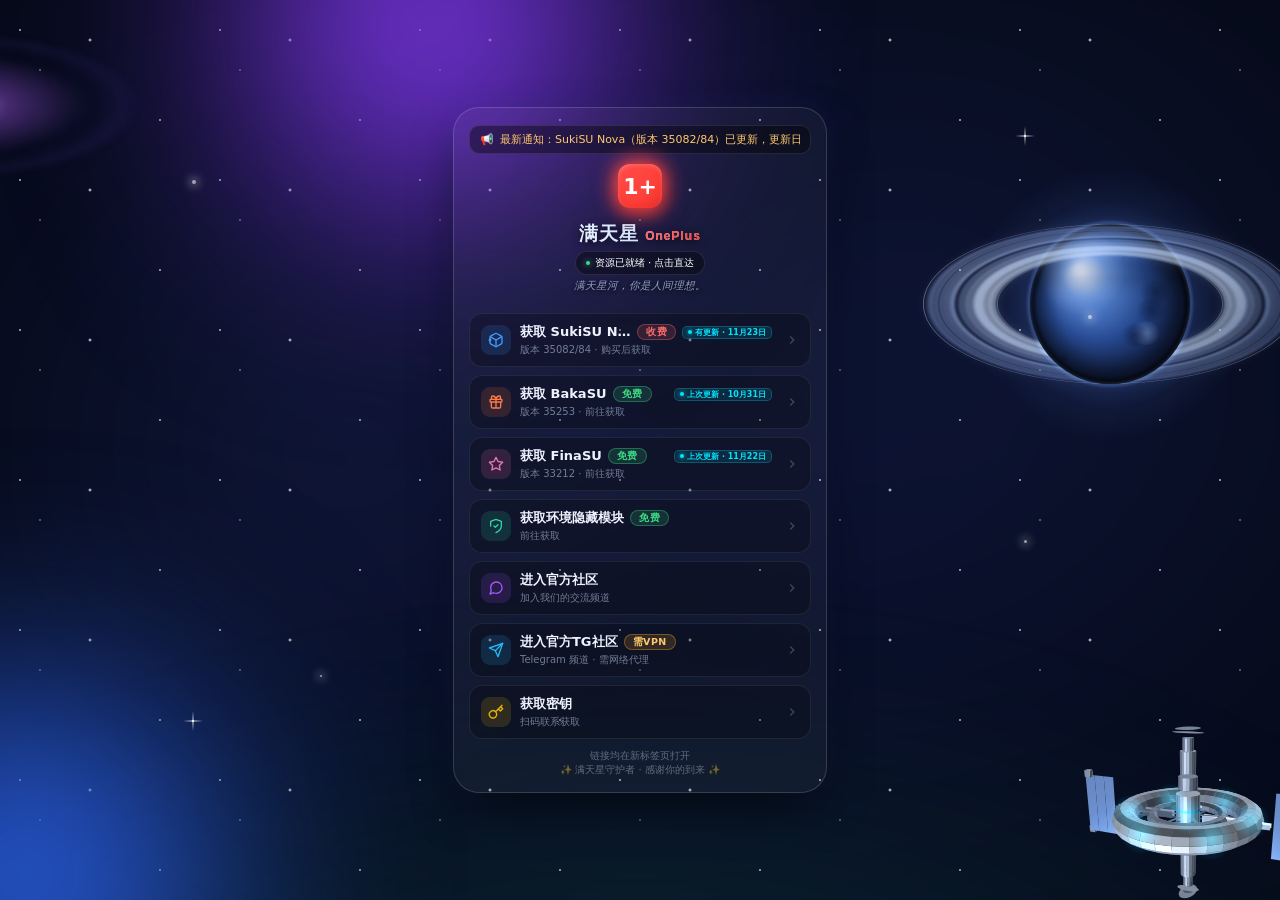
<file: index.html>
<!DOCTYPE html>
<html lang="zh-CN">
<head>
<meta charset="UTF-8">
<meta name="viewport" content="width=device-width, initial-scale=1.0, maximum-scale=1.0, user-scalable=no">
<title>满天星 - OnePlus</title>
<link rel="stylesheet" href="common.css">
<style>
body { overflow-x: hidden; -webkit-tap-highlight-color: transparent; }
.station-slot { position: fixed; right: -108px; bottom: -108px; width: 400px; height: 400px; z-index: 1; pointer-events: none; opacity: .55; animation: fadeInBg 1.2s ease-out forwards; }
#station3d { display: block; width: 100%; height: 100%; }
@media (max-width: 480px) {
  .station-slot { right: -138px; bottom: -108px; width: 350px; height: 350px; opacity: .36; filter: blur(.5px); -webkit-mask-image: radial-gradient(circle at 38% 38%, #000 40%, rgba(0,0,0,.5) 62%, transparent 84%); mask-image: radial-gradient(circle at 38% 38%, #000 40%, rgba(0,0,0,.5) 62%, transparent 84%); }
}

.card { max-width: 374px; }

body > .nebula, body > .stars, body > .planet, body > .orb, body > .galaxy, body > .aurora {
  animation: fadeInBg 1.2s ease-out forwards;
}
@keyframes fadeInBg { from { opacity: 0; } to { opacity: 1; } }

.card { animation: slideUpCard 0.8s cubic-bezier(0.2, 0.8, 0.2, 1) forwards; }
@keyframes slideUpCard {
  from { opacity: 0; transform: translateY(30px); }
  to { opacity: 1; transform: translateY(0); }
}

.card-inner { padding: 16px 14px 14px; position: relative; display: flex; flex-direction: column; transition: height 0.3s cubic-bezier(0.25, 1, 0.5, 1); }
.notice-bar, .head, .btn, .foot { animation: fadeInItem 0.5s cubic-bezier(0.2, 0.8, 0.2, 1) backwards; }
.notice-bar { animation-delay: 0.1s; }
.head { animation-delay: 0.2s; }
.btn:nth-child(1) { animation-delay: 0.25s; }
.btn:nth-child(2) { animation-delay: 0.3s; }
.btn:nth-child(3) { animation-delay: 0.35s; }
.btn:nth-child(4) { animation-delay: 0.4s; }
.btn:nth-child(5) { animation-delay: 0.45s; }
.btn:nth-child(6) { animation-delay: 0.5s; }
.btn:nth-child(7) { animation-delay: 0.55s; }
.foot { animation-delay: 0.6s; }

@keyframes fadeInItem {
  from { opacity: 0; transform: translateY(15px); }
  to { opacity: 1; transform: translateY(0); }
}

.view-container { width: 100%; flex: 1; display: flex; flex-direction: column; animation: fadeIn 0.3s ease; }
@keyframes fadeIn { from { opacity: 0; transform: scale(0.98); } to { opacity: 1; transform: scale(1); } }

.notice-bar { position: relative; z-index: 11; display: flex; align-items: center; background: rgba(0,0,0,.4); border: 1px solid rgba(255,255,255,.1); border-radius: 10px; padding: 6px 10px; margin-bottom: 10px; font-size: 11px; color: #ffca6b; overflow: hidden; }
.notice-icon { flex-shrink: 0; margin-right: 6px; }
.notice-content { flex: 1; overflow: hidden; }
.notice-track { display: inline-flex; white-space: nowrap; animation: marquee 15s linear infinite; }
.notice-track span { padding-right: 30px; }
@keyframes marquee { 0% { transform: translateX(0); } 100% { transform: translateX(-50%); } }

.head { position: relative; z-index: 11; text-align: center; margin-bottom: 10px; }
.logo { position: relative; width: 44px; height: 44px; margin: 0 auto 8px; border-radius: 12px; display: grid; place-items: center; font-size: 22px; font-weight: 900; color: #fff; background: linear-gradient(145deg, #ff5e5e, #ff3b30 40%, #c91414); box-shadow: inset 0 2px 4px rgba(255,255,255,0.4), 0 6px 15px rgba(255,59,48,0.3); z-index: 1; }
.logo::before { content: ''; position: absolute; inset: -4px; border-radius: 18px; background: linear-gradient(145deg, #ff4d4d, #ff3b30); filter: blur(10px); z-index: -1; animation: logoPulse 2s infinite alternate; }
@keyframes logoPulse { 0% { opacity: .2; transform: scale(.9); } 100% { opacity: .7; transform: scale(1.05); } }
h1 { margin-bottom: 4px; font-size: 19px; font-weight: 900; letter-spacing: 1px; background: linear-gradient(100deg, #ffffff 0%, #d4e4ff 50%, #e6d4ff 100%); -webkit-background-clip: text; background-clip: text; color: transparent; display: flex; align-items: baseline; justify-content: center; gap: 6px; filter: drop-shadow(0 2px 4px rgba(0,0,0,0.8)); }
.brand { font-size: 12px; font-weight: 800; font-family: "Arial", sans-serif; background: linear-gradient(135deg, #ff6b6b, #ff3b30); -webkit-background-clip: text; background-clip: text; color: transparent; }
.meta-group { display: flex; flex-direction: column; align-items: center; gap: 4px; margin-bottom: 10px; }
.meta { display: inline-flex; align-items: center; gap: 5px; padding: 4px 10px; border-radius: 100px; font-size: 10px; color: #fff; background: rgba(0,0,0,.4); border: 1px solid rgba(255,255,255,.1); }
.dot { width: 4px; height: 4px; border-radius: 50%; background: #3ddc84; box-shadow: 0 0 6px #3ddc84; animation: dotPulse 2s infinite alternate; }
@keyframes dotPulse { 0% { opacity: .5; box-shadow: 0 0 2px #3ddc84; transform: scale(.8); } 100% { opacity: 1; box-shadow: 0 0 10px #3ddc84; transform: scale(1.2); } }
.quote { font-size: 10.5px; color: #a0b0d0; font-style: italic; opacity: .9; text-shadow: 0 1px 4px #000; }

.btns { position: relative; z-index: 11; display: flex; flex-direction: column; gap: 8px; flex: 1; }
.btn { position: relative; display: flex; align-items: center; gap: 9px; padding: 9px 11px; border-radius: 13px; overflow: hidden; text-decoration: none; color: var(--text); background: rgba(0, 0, 0, 0.25); border: 1px solid rgba(255,255,255,.08); transition: all 0.3s cubic-bezier(0.34, 1.56, 0.64, 1); cursor: pointer; transform: translateZ(0); will-change: transform, opacity; }
.btn:hover { background: rgba(0, 0, 0, 0.4); border-color: rgba(255,255,255,.15); transform: translateY(-2px); box-shadow: 0 10px 20px -10px rgba(0,0,0,0.5); }
.btn:active { transform: scale(0.96) translateY(0); background: rgba(255,255,255,0.08); }

.icon { flex: 0 0 30px; width: 30px; height: 30px; border-radius: 9px; display: grid; place-items: center; color: var(--accent); transition: transform 0.3s; }
.btn:hover .icon { transform: scale(1.1) rotate(5deg); }
.icon svg { width: 16px; height: 16px; }
.text { flex: 1; min-width: 0; display: flex; flex-direction: column; justify-content: center; gap: 2px; }
.row-1 { display: flex; align-items: center; gap: 6px; flex-wrap: nowrap; min-width: 0; }
.row-2 { display: flex; align-items: center; gap: 6px; }
.row-3 { display: flex; align-items: center; justify-content: space-between; gap: 8px; font-size: 10px; color: rgba(214,226,255,.5); }
.row-3 > span:not(.update-badge) { min-width: 0; overflow: hidden; text-overflow: ellipsis; white-space: nowrap; }
.label { font-size: 13px; font-weight: 700; white-space: nowrap; flex: 0 1 auto; min-width: 0; overflow: hidden; text-overflow: ellipsis; }

.tag { flex: 0 0 auto; white-space: nowrap; display: inline-flex; align-items: center; padding: 2px 8px; border-radius: 100px; font-size: 9.5px; font-weight: 800; line-height: 1; letter-spacing: 0.5px; transition: all 0.4s; }
.tag-vpn { color: #ffca6b; background: rgba(255,170,40,.15); border: 1px solid rgba(255,170,40,.35); }
.tag-paid { color: #ff6b6b; background: rgba(255,107,107,.15); border: 1px solid rgba(255,107,107,.35); }
.tag-free { color: #3ddc84; background: rgba(61,220,132,.15); border: 1px solid rgba(61,220,132,.35); }
.tag-paid.unlocked { position: relative; color: #3ddc84; background: rgba(61,220,132,.18); border: 1px solid rgba(61,220,132,.55); animation: none; }
.tag-paid.unlocked::after { content: ''; position: absolute; inset: -4px; border-radius: 100px; box-shadow: 0 0 0 1px rgba(61,220,132,.35), 0 0 12px rgba(61,220,132,.45); opacity: .15; animation: unlockedBreath 2.4s ease-in-out infinite; pointer-events: none; }
@keyframes unlockedBreath { 0%, 100% { opacity: .12; transform: scale(1); } 50% { opacity: .8; transform: scale(1.06); } }

.update-badge { display: inline-flex; align-items: center; gap: 3px; padding: 0 5px; border-radius: 5px; margin-left: auto; max-width: 150px; overflow: hidden; white-space: nowrap; flex: 0 0 auto; font-size: 8px; font-weight: 700; color: #00e5ff; background: rgba(0,229,255,.1); border: 1px solid rgba(0, 229, 255, 0.25); animation: floatBadge 2.5s infinite; }
.update-dot { width: 4px; height: 4px; border-radius: 50%; background: #00e5ff; box-shadow: 0 0 5px #00e5ff; }
@keyframes floatBadge { 0%, 100% { transform: translateY(0); } 50% { transform: translateY(-2px); } }

.update-badge.none { color: #00e5ff; background: rgba(0,229,255,.1); border: 1px solid rgba(0, 229, 255, 0.25); animation: floatBadge 2.5s infinite; }
.update-badge.none .update-dot { background: #00e5ff; box-shadow: 0 0 5px #00e5ff; }

.arrow { width: 14px; height: 14px; display: grid; place-items: center; color: rgba(255,255,255,.2); flex-shrink: 0; margin-left: 4px; transition: transform 0.3s cubic-bezier(0.34, 1.56, 0.64, 1); }
.btn:hover .arrow { transform: translateX(4px); color: rgba(255,255,255,.8); }
.btn-suki { --accent: #3b9dff; } .btn-suki .icon { background: rgba(59,157,255,.15); }
.btn-baka { --accent: #ff7a45; } .btn-baka .icon { background: rgba(255,122,69,.15); }
.btn-fina { --accent: #f472b6; } .btn-fina .icon { background: rgba(244,114,182,.15); }
.btn-env { --accent: #2dd4a7; } .btn-env .icon { background: rgba(45,212,167,.15); }
.btn-qq { --accent: #a855f7; } .btn-qq .icon { background: rgba(168,85,247,.15); }
.btn-tg { --accent: #29b6f6; } .btn-tg .icon { background: rgba(41,182,246,.15); }
.btn-key { --accent: #eab308; } .btn-key .icon { background: rgba(234,179,8,.15); }

@media (max-width: 380px) {
  .label { font-size: 12px; }
  .tag { font-size: 9px; padding: 2px 6px; }
  .row-1 { gap: 5px; }
  .update-badge { display: none; }
}

.foot { position: relative; z-index: 11; margin-top: 10px; text-align: center; font-size: 10px; color: rgba(214,226,255,.4); -webkit-backface-visibility: hidden; backface-visibility: hidden; }

.view-header { display: flex; align-items: center; margin-bottom: 24px; }
.back-icon { width: 32px; height: 32px; border-radius: 50%; background: rgba(255,255,255,0.08); border: 1px solid rgba(255,255,255,0.05); display: grid; place-items: center; cursor: pointer; color: #fff; margin-right: 12px; transition: all 0.3s cubic-bezier(0.34, 1.56, 0.64, 1); }
.back-icon:active { transform: scale(0.85); background: rgba(255,255,255,0.2); }
.view-title { font-size: 18px; font-weight: bold; color: #fff; }

.verify-content { display: flex; flex-direction: column; align-items: center; width: 100%; animation: fadeIn 0.3s ease; padding-bottom: 20px; }
.input-group { position: relative; margin-bottom: 16px; width: 100%; }
input { width: 100%; padding: 14px 44px; border-radius: 14px; background: rgba(0, 0, 0, 0.4); border: 1px solid rgba(255,255,255,0.15); color: #fff; font-size: 16px; text-align: center; outline: none; font-family: inherit; letter-spacing: 2px; box-sizing: border-box; transition: all 0.3s ease; }
input:focus { border-color: rgba(59,157,255,0.6); box-shadow: 0 0 20px rgba(59,157,255,0.3); background: rgba(0,0,0,0.5); transform: scale(1.02); }
.eye { position: absolute; right: 10px; top: 50%; transform: translateY(-50%); width: 32px; height: 32px; display: grid; place-items: center; background: transparent; border: none; color: rgba(255,255,255,.5); cursor: pointer; transition: color 0.2s; }
.eye:active { transform: translateY(-50%) scale(0.8); }
.eye.active svg { color: #3b9dff; }

.err { color: #ff4d4d; font-size: 12px; height: 20px; margin-bottom: 12px; opacity: 0; transition: opacity .3s; font-weight: 500; }
.err.show { opacity: 1; }
button.verify { width: 100%; padding: 15px; border-radius: 14px; background: linear-gradient(180deg, #3b9dff, #2f6bff); color: #fff; border: none; font-size: 15px; font-weight: bold; cursor: pointer; margin-bottom: 10px; transition: all 0.3s cubic-bezier(0.34, 1.56, 0.64, 1); box-shadow: 0 4px 15px rgba(59,157,255,0.3); }
button.verify:active:not(:disabled) { transform: scale(0.95); box-shadow: 0 2px 5px rgba(59,157,255,0.2); }
button.verify:disabled { background: #2a3245; color: rgba(255,255,255,.3); cursor: not-allowed; }

.qr-container { position: relative; display: inline-block; margin-bottom: 10px; padding: 3px; border-radius: 20px; background: linear-gradient(135deg, #8b5cf6, #29b6f6, #eab308); }
.qr-wrap { position: relative; background: #fff; padding: 10px; border-radius: 17px; overflow: hidden; width: 210px; height: 210px; display: flex; align-items: center; justify-content: center; }
.qr-wrap img { display: block; width: 100%; height: 100%; object-fit: contain; border-radius: 10px; }
.scan-line { position: absolute; top: 0; left: 0; width: 100%; height: 2px; background: linear-gradient(90deg, transparent, #8b5cf6, #eab308, transparent); animation: scan 3s infinite; z-index: 10; }
@keyframes scan { 0% { top: -5%; opacity: 0; } 10% { opacity: 1; } 90% { opacity: 1; } 100% { top: 105%; opacity: 0; } }

.shake { animation: shake 0.4s; }
@keyframes shake { 0%, 100% { transform: translateX(0); } 25% { transform: translateX(-6px); } 75% { transform: translateX(6px); } }
</style>
</head>
<body>

<div class="nebula"></div>
<div class="stars"></div>
<div class="galaxy"></div>
<div class="aurora"></div>

<div class="stardust dust-1"></div>
<div class="stardust dust-2"></div>
<div class="stardust dust-3"></div>
<div class="stardust dust-4"></div>
<div class="starburst star-1"></div>
<div class="starburst star-2"></div>

<div class="planet">
  <canvas id="planet3d" aria-hidden="true"></canvas>
</div>

<div class="station-slot">
  <canvas id="station3d" aria-hidden="true"></canvas>
</div>



<div class="orb orb-1"></div>
<div class="orb orb-2"></div>

<main class="card">
  <div class="card-inner" id="mainCardInner">
    
    
    <div class="view-container" id="viewList">
      <div class="notice-bar"><span class="notice-icon">📢</span><div class="notice-content"><div class="notice-track" id="noticeTrack"></div></div></div>
      <header class="head">
        <div class="logo">1+</div>
        <h1>满天星 <span class="brand">OnePlus</span></h1>
        <div class="meta-group"><div class="meta"><span class="dot"></span>资源已就绪 · 点击直达</div><div class="quote" id="dailyQuote">满天星河，你是人间理想。</div></div>
      </header>
      <nav class="btns">
        <a class="btn btn-suki" href="javascript:void(0)" onclick="handleSukiClick(this)">
          <span class="icon"><svg viewBox="0 0 24 24" fill="none" stroke="currentColor" stroke-width="2" stroke-linejoin="round"><path d="M21 16V8a2 2 0 0 0-1-1.73l-7-4a2 2 0 0 0-2 0l-7 4A2 2 0 0 0 3 8v8a2 2 0 0 0 1 1.73l7 4a2 2 0 0 0 2 0l7-4A2 2 0 0 0 21 16z"/><polyline points="3.27 6.96 12 12.01 20.73 6.96"/><line x1="12" y1="22.08" x2="12" y2="12"/></svg></span>
          <span class="text">
            <span class="row-1"><span class="label">获取 SukiSU Nova</span><span id="sukiTag" class="tag tag-paid">收费</span><span class="update-badge" data-b="suki"><span class="update-dot"></span>有更新 · 11月21日</span></span>
            <span class="row-3" data-v="suki">版本 35050 / 51 / 52 / 55 · 购买后获取</span>
          </span>
          <span class="arrow" id="sukiArrow"><svg viewBox="0 0 24 24" fill="none" stroke="currentColor" stroke-width="2.5"><polyline points="9 18 15 12 9 6"/></svg></span>
        </a>
        
        <a class="btn btn-baka" href="javascript:void(0)" data-lk="11:LMZ8mCcR+0Z42jDtTr7pN4AWtiuM2jacF6OjeLlWBrxHvEf5RjiEKMctuGMx3q5UuTCND8/T" onclick="return openLk(this)">
          <span class="icon"><svg viewBox="0 0 24 24" fill="none" stroke="currentColor" stroke-width="2" stroke-linejoin="round"><rect x="3" y="8" width="18" height="4" rx="1"/><path d="M12 8v13M5 12v7a2 2 0 0 0 2 2h10a2 2 0 0 0 2-2v-7"/><path d="M7.5 8a2.5 2.5 0 0 1 0-5C11 3 12 8 12 8s1-5 4.5-5a2.5 2.5 0 0 1 0 5"/></svg></span>
          <span class="text">
            <span class="row-1"><span class="label">获取 BakaSU</span><span class="tag tag-free">免费</span><span class="update-badge" data-b="baka"><span class="update-dot"></span>有更新 · 10月31日</span></span>
            <span class="row-3" data-v="baka">版本 35253 · 前往获取</span>
          </span>
          <span class="arrow"><svg viewBox="0 0 24 24" fill="none" stroke="currentColor" stroke-width="2.5"><polyline points="9 18 15 12 9 6"/></svg></span>
        </a>

        
        <a class="btn btn-fina" href="javascript:void(0)" data-lk="5:2R+dZzvIa5050GUd41B41zXvV/SwY8ZHtmnWiDSYV7zyJeYGWqFUswbnLVOcMP90zH1g1LNq" onclick="return openLk(this)">
          <span class="icon"><svg viewBox="0 0 24 24" fill="none" stroke="currentColor" stroke-width="2" stroke-linecap="round" stroke-linejoin="round"><polygon points="12 2 15.09 8.26 22 9.27 17 14.14 18.18 21.02 12 17.77 5.82 21.02 7 14.14 2 9.27 8.91 8.26 12 2"/></svg></span>
          <span class="text">
            <span class="row-1"><span class="label">获取 FinaSU</span><span class="tag tag-free">免费</span><span class="update-badge none" data-b="fina"><span class="update-dot"></span>暂无更新</span></span>
            <span class="row-3" data-v="fina">前往获取</span>
          </span>
          <span class="arrow"><svg viewBox="0 0 24 24" fill="none" stroke="currentColor" stroke-width="2.5"><polyline points="9 18 15 12 9 6"/></svg></span>
        </a>
        
        <a class="btn btn-env" href="javascript:void(0)" data-lk="7:gWM8gjeIJ8cjXKNHeNAy7UGz9mHbT7cry+IckUDE52b9bhCgbA==" onclick="return openLk(this)">
          <span class="icon"><svg viewBox="0 0 24 24" fill="none" stroke="currentColor" stroke-width="2" stroke-linecap="round" stroke-linejoin="round"><path d="M12 22s8-4 8-10V5l-8-3-8 3v7c06 8 10 8 10z"/><path d="M9 12l2 2 4-4"/></svg></span>
          <span class="text">
            <span class="row-1"><span class="label">获取环境隐藏模块</span><span class="tag tag-free">免费</span></span>
            <span class="row-3" data-v="env">前往获取</span>
          </span>
          <span class="arrow"><svg viewBox="0 0 24 24" fill="none" stroke="currentColor" stroke-width="2.5"><polyline points="9 18 15 12 9 6"/></svg></span>
        </a>
        
        <a class="btn btn-qq" href="javascript:void(0)" data-lk="8:fzyGNMEyx3tbsEc4ky+4Fur3cZsT4TmQzyuBTvCuKfQO" onclick="return openLk(this)">
          <span class="icon"><svg viewBox="0 0 24 24" fill="none" stroke="currentColor" stroke-width="2" stroke-linecap="round" stroke-linejoin="round"><path d="M21 11.5a8.38 8.38 0 0 1-.9 3.8 8.5 8.5 0 0 1-7.6 4.7 8.38 8.38 0 0 1-3.8-.9L3 21l1.9-5.7a8.38 8.38 0 0 1-.9-3.8 8.5 8.5 0 0 1 4.7-7.6 8.38 8.38 0 0 1 3.8-.9h.5a8.48 8.48 0 0 1 8 8v.5z"/></svg></span>
          <span class="text"><span class="row-1"><span class="label">进入官方社区</span></span><span class="row-3" data-v="qq">加入我们的交流频道</span></span>
          <span class="arrow"><svg viewBox="0 0 24 24" fill="none" stroke="currentColor" stroke-width="2.5"><polyline points="9 18 15 12 9 6"/></svg></span>
        </a>
        
        <a class="btn btn-tg" href="javascript:void(0)" data-lk="12:2nycJFjuRmaWL7YcqJds0XL0LZfjLZdew/g+" onclick="return openLk(this)">
          <span class="icon"><svg viewBox="0 0 24 24" fill="none" stroke="currentColor" stroke-width="2" stroke-linecap="round" stroke-linejoin="round"><line x1="22" y1="2" x2="11" y2="13"/><polygon points="22 2 15 22 11 13 2 9 22 2"/></svg></span>
          <span class="text">
            <span class="row-1"><span class="label">进入官方TG社区</span><span class="tag tag-vpn">需VPN</span></span>
            <span class="row-3" data-v="tg">Telegram 频道 · 需网络代理</span>
          </span>
          <span class="arrow"><svg viewBox="0 0 24 24" fill="none" stroke="currentColor" stroke-width="2.5"><polyline points="9 18 15 12 9 6"/></svg></span>
        </a>
        
        <a class="btn btn-key" href="javascript:void(0)" onclick="showView('key')">
          <span class="icon"><svg viewBox="0 0 24 24" fill="none" stroke="currentColor" stroke-width="2" stroke-linecap="round" stroke-linejoin="round"><path d="M21 2l-2 2m-7.61 7.61a5.5 5.5 0 1 1-7.778 7.778 5.5 5.5 0 0 1 7.777-7.777zm0 0L15.5 7.5m0 0l3 3L22 7l-3-3m-3.5 3.5L19 4"/></svg></span>
          <span class="text"><span class="row-1"><span class="label">获取密钥</span></span><span class="row-3">扫码联系获取</span></span>
          <span class="arrow"><svg viewBox="0 0 24 24" fill="none" stroke="currentColor" stroke-width="2.5"><polyline points="9 18 15 12 9 6"/></svg></span>
        </a>
      </nav>
      <footer class="foot"><div>链接均在新标签页打开</div><div>✨ 满天星守护者 · 感谢你的到来 ✨</div></footer>
    </div>

    
    <div class="view-container" id="viewSuki" style="display: none;">
      <div class="view-header">
        <div class="back-icon" onclick="showView('list')">
          <svg width="18" height="18" viewBox="0 0 24 24" fill="none" stroke="currentColor" stroke-width="2.5"><polyline points="15 18 9 12 15 6"></polyline></svg>
        </div>
        <div class="view-title">SukiSU Nova 验证</div>
      </div>
      <div class="verify-content" id="sukiCard">
        <p style="margin-bottom: 24px; color: rgba(255,255,255,0.7); font-size: 13px; text-align: center;">该资源为付费内容<br>请输入您购买后获取的密钥</p>
        <div class="input-group">
          <input type="password" id="pass" placeholder="请输入密钥" autocomplete="off">
          <button type="button" class="eye" id="eyeBtn"><svg id="eyeIcon" viewBox="0 0 24 24" fill="none" stroke="currentColor" stroke-width="2"><path d="M17.94 17.94A10.07 10.07 0 0 1 12 20c-7 0-11-8-11-8a18.45 18.45 0 0 1 5.06-5.94M9.9 4.24A9.12 9.12 0 0 1 12 4c7 0 11 8 11 8a18.5 18.5 0 0 1-2.16 3.19m-6.72-1.07a3 3 0 1 1-4.24-4.24"></path><line x1="1" y1="1" x2="23" y2="23"></line></svg></button>
        </div>
        <div class="err" id="err"></div>
        <button class="verify" id="verifyBtn">验证并前往下载</button>
      </div>
    </div>

    
    <div class="view-container" id="viewKey" style="display: none;">
      <div class="view-header">
        <div class="back-icon" onclick="showView('list')">
          <svg width="18" height="18" viewBox="0 0 24 24" fill="none" stroke="currentColor" stroke-width="2.5"><polyline points="15 18 9 12 15 6"></polyline></svg>
        </div>
        <div class="view-title">获取密钥</div>
      </div>
      <div class="verify-content">
        <p style="margin-bottom: 24px; color: rgba(255,255,255,0.7); font-size: 13px; text-align: center;">扫描下方二维码联系管理员<br>购买并获取验证密钥</p>
        <div class="qr-container"><div class="qr-wrap"><img src="qrcode.jpg?v=3" alt="扫码联系管理员获取密钥" loading="lazy"><div class="scan-line"></div></div></div>
      </div>
    </div>

  </div>
</main>

<script>
  document.write('<scr' + 'ipt src="data.js?v=' + Date.now() + '"><\/scr' + 'ipt>');
  document.write('<scr' + 'ipt src="secret.js?v=' + Date.now() + '"><\/scr' + 'ipt>');
</script>
<script src="common.js"></script>
<script src="station.js"></script>
<script>
(function siteConfig() {
  const D = window.SITE_DATA;
  if (!D) {
    const t = document.getElementById('noticeTrack');
    if (t) t.innerHTML = '<span style="color:#ff6b6b">配置未加载：检查 data.js 是否存在、文件名是否正确、引号是否为英文引号</span>';
    return;
  }
  if (Array.isArray(D.notices) && D.notices.length) {
    const t = document.getElementById('noticeTrack');
    if (t) { const h = D.notices.map(x => '<span>' + x + '</span>').join(''); t.innerHTML = h + h; }
  }
  if (Array.isArray(D.quotes) && D.quotes.length) {
    const q = document.getElementById('dailyQuote');
    if (q) q.textContent = D.quotes[new Date().getDate() % D.quotes.length];
  }
  document.querySelectorAll('[data-v]').forEach(el => {
    const it = D.items && D.items[el.getAttribute('data-v')];
    if (it && it.ver) el.textContent = it.ver;
  });
  document.querySelectorAll('[data-b]').forEach(el => {
    const it = D.items && D.items[el.getAttribute('data-b')];
    if (!it || !it.badge) return;
    el.classList.toggle('none', it.state === 'none');
    el.innerHTML = '<span class="update-dot"></span>' + it.badge;
  });
})();

  if (localStorage.getItem('suki_is_paid') === 'true') {
    const sukiTag = document.getElementById('sukiTag');
    sukiTag.classList.add('unlocked');
    sukiTag.innerHTML = '已解锁';
  }

  const viewList = document.getElementById('viewList');
  const viewSuki = document.getElementById('viewSuki');
  const viewKey = document.getElementById('viewKey');

  function showView(type) {
    viewList.style.display = 'none';
    viewSuki.style.display = 'none';
    viewKey.style.display = 'none';

    if (type === 'list') viewList.style.display = 'flex';
    if (type === 'suki') viewSuki.style.display = 'flex';
    if (type === 'key') viewKey.style.display = 'flex';
  }

  window.addEventListener('pageshow', function(event) {
    showView('list');
    verifyBtn.innerHTML = '验证并前往下载';
    verifyBtn.disabled = false;
    isVerifying = false;
  });

  const VAULT = window.KEY_VAULT || null;
  const MAX_TRIES = (VAULT && VAULT.maxTries) || 5;
  const LOCK_TIME = ((VAULT && VAULT.lockMin) || 10) * 60 * 1000;
  const b64ToU8 = s => Uint8Array.from(atob(s), c => c.charCodeAt(0));
  const u8ToHex = u8 => [...u8].map(b => b.toString(16).padStart(2, '0')).join('');

  async function decryptUrl(val, e) {
    const enc = new TextEncoder();
    const baseKey = await crypto.subtle.importKey('raw', enc.encode(val), 'PBKDF2', false, ['deriveKey']);
    const aesKey = await crypto.subtle.deriveKey(
      { name: 'PBKDF2', salt: b64ToU8(e.salt), iterations: 100000, hash: 'SHA-256' },
      baseKey, { name: 'AES-GCM', length: 256 }, false, ['decrypt']
    );
    const pt = await crypto.subtle.decrypt(
      { name: 'AES-GCM', iv: b64ToU8(e.iv) },
      aesKey, b64ToU8(e.cipher)
    );
    return new TextDecoder().decode(pt);
  }

  const LINK_PASS = 'XingKong-OnePlus-2026';
  const LINK_SALT = 'NTD5fB9Gm7PqJgxIOAjNOQ==';
  const LINK_IV = 'CPNw+pdacC/DTepk';
  const LINK_CIPHER = 'iEeSMlhmdbVOI3VsiJh/3O/ORZeYDH0Dzgmxy4oVzSL3aSimRRIYrLA83osfHIgVf7t8qD4=';
  let linkCache = null;

  async function pageLink() {
    if (linkCache !== null) return linkCache;
    try {
      const enc = new TextEncoder();
      const baseKey = await crypto.subtle.importKey('raw', enc.encode(LINK_PASS), 'PBKDF2', false, ['deriveKey']);
      const aesKey = await crypto.subtle.deriveKey(
        { name: 'PBKDF2', salt: b64ToU8(LINK_SALT), iterations: 100000, hash: 'SHA-256' },
        baseKey, { name: 'AES-GCM', length: 256 }, false, ['decrypt']
      );
      const pt = await crypto.subtle.decrypt(
        { name: 'AES-GCM', iv: b64ToU8(LINK_IV) },
        aesKey, b64ToU8(LINK_CIPHER)
      );
      linkCache = new TextDecoder().decode(pt);
    } catch (e) {
      linkCache = '';
    }
    return linkCache;
  }

  async function resolveKey(val) {
    if (!VAULT || !VAULT.entries || !VAULT.entries.length) return null;
    const digest = await crypto.subtle.digest('SHA-256', new TextEncoder().encode(val));
    const h = u8ToHex(new Uint8Array(digest));
    const e = VAULT.entries.find(x => x.hash === h);
    if (!e) return null;
    if (e.cipher) return await decryptUrl(val, e);
    return await pageLink();
  }

  async function handleSukiClick(element) {
    const savedKey = localStorage.getItem('suki_saved_key');
    if (savedKey) {
      try {
        const url = await resolveKey(savedKey);
        if (url) { window.location.href = url; return; }
        throw new Error('stale');
      } catch (e) {
        localStorage.removeItem('suki_saved_key');
        localStorage.removeItem('suki_is_paid');
      }
    }
    showView('suki');
    checkLockStatus(); 
  }

  const passInput = document.getElementById('pass');
  const verifyBtn = document.getElementById('verifyBtn');
  const errText = document.getElementById('err');
  const eyeBtn = document.getElementById('eyeBtn');
  const eyeIcon = document.getElementById('eyeIcon');
  let isVerifying = false;
  let timerInterval = null;

  const eyeOpen = `<path d="M1 12s4-8 11-8 11 8 11 8-4 8-11 8S1 12 1 12z"></path><circle cx="12" cy="12" r="3"></circle>`;
  const eyeClosed = `<path d="M17.94 17.94A10.07 10.07 0 0 1 12 20c-7 0-11-8-11-8a18.45 18.45 0 0 1 5.06-5.94M9.9 4.24A9.12 9.12 0 0 1 12 4c7 0 11 8 11 8a18.5 18.5 0 0 1-2.16 3.19m-6.72-1.07a3 3 0 1 1-4.24-4.24"></path><line x1="1" y1="1" x2="23" y2="23"></line>`;

  eyeBtn.addEventListener('click', () => {
    if (passInput.type === 'password') {
      passInput.type = 'text';
      eyeIcon.innerHTML = eyeOpen;
      eyeBtn.classList.add('active');
    } else {
      passInput.type = 'password';
      eyeIcon.innerHTML = eyeClosed;
      eyeBtn.classList.remove('active');
    }
  });

  verifyBtn.addEventListener('click', async () => {
    if (verifyBtn.disabled || isVerifying) return;
    const val = passInput.value.trim();
    if (!val) return;

    isVerifying = true;
    verifyBtn.disabled = true;
    errText.classList.remove('show');

    try {
      const url = await resolveKey(val);

      if (url === null) {
        verifyBtn.disabled = false;
        isVerifying = false;
        document.getElementById('sukiCard').classList.add('shake');
        setTimeout(() => document.getElementById('sukiCard').classList.remove('shake'), 400);
        handleFail(); 
        return; 
      }

      localStorage.setItem('suki_is_paid', 'true');
      localStorage.setItem('suki_saved_key', val);
      localStorage.removeItem('suki_fail_count');
      localStorage.removeItem('suki_lock_until');
      
      const sukiTag = document.getElementById('sukiTag');
      sukiTag.classList.add('unlocked');
      sukiTag.innerHTML = '已解锁';

      if (url) {
        window.location.href = url;
      } else {
        verifyBtn.disabled = false;
        isVerifying = false;
        verifyBtn.innerHTML = '已验证 · 暂无下载链接';
        showError('密钥正确，但链接读取失败');
      }

    } catch (e) {
      verifyBtn.disabled = false;
      isVerifying = false;
      handleFail();
    }
  });

  function handleFail() {
    let failCount = parseInt(localStorage.getItem('suki_fail_count') || '0') + 1;
    localStorage.setItem('suki_fail_count', failCount);
    const remain = MAX_TRIES - failCount;

    document.getElementById('sukiCard').classList.add('shake');
    setTimeout(() => document.getElementById('sukiCard').classList.remove('shake'), 400);

    if (failCount >= MAX_TRIES) {
      localStorage.setItem('suki_lock_until', Date.now() + LOCK_TIME);
      checkLockStatus();
    } else {
      showError(`密钥错误，您还有 ${remain} 次尝试机会`);
      passInput.value = '';
      passInput.focus();
      verifyBtn.disabled = false; 
    }
  }

  function showError(msg) { 
    errText.innerText = msg; 
    errText.classList.add('show'); 
  }

  function checkLockStatus() {
    const lockUntil = localStorage.getItem('suki_lock_until');
    if (lockUntil && Date.now() < lockUntil) {
      passInput.disabled = true;
      verifyBtn.disabled = true;
      if (timerInterval) clearInterval(timerInterval);
      
      const updateTimer = () => {
        const left = lockUntil - Date.now();
        if (left <= 0) {
          clearInterval(timerInterval);
          localStorage.removeItem('suki_fail_count');
          localStorage.removeItem('suki_lock_until');
          unlockInputs();
        } else {
          const m = Math.floor(left / 60000);
          const s = Math.floor((left % 60000) / 1000);
          showError(`错误次数过多，请 ${m}分${s < 10 ? '0'+s : s}秒 后重试`);
        }
      };
      
      updateTimer();
      timerInterval = setInterval(updateTimer, 1000);
      
    } else {
      if (lockUntil) {
        localStorage.removeItem('suki_fail_count');
        localStorage.removeItem('suki_lock_until');
      }
      unlockInputs();
    }
  }

  function unlockInputs() {
    passInput.disabled = false;
    verifyBtn.disabled = false;
    errText.classList.remove('show');
  }

  passInput.addEventListener('keydown', e => { 
    if (e.key === 'Enter' && !verifyBtn.disabled) {
      verifyBtn.click(); 
    }
  });
  passInput.addEventListener('input', () => errText.classList.remove('show'));
</script>
</body>
</html>
</file>
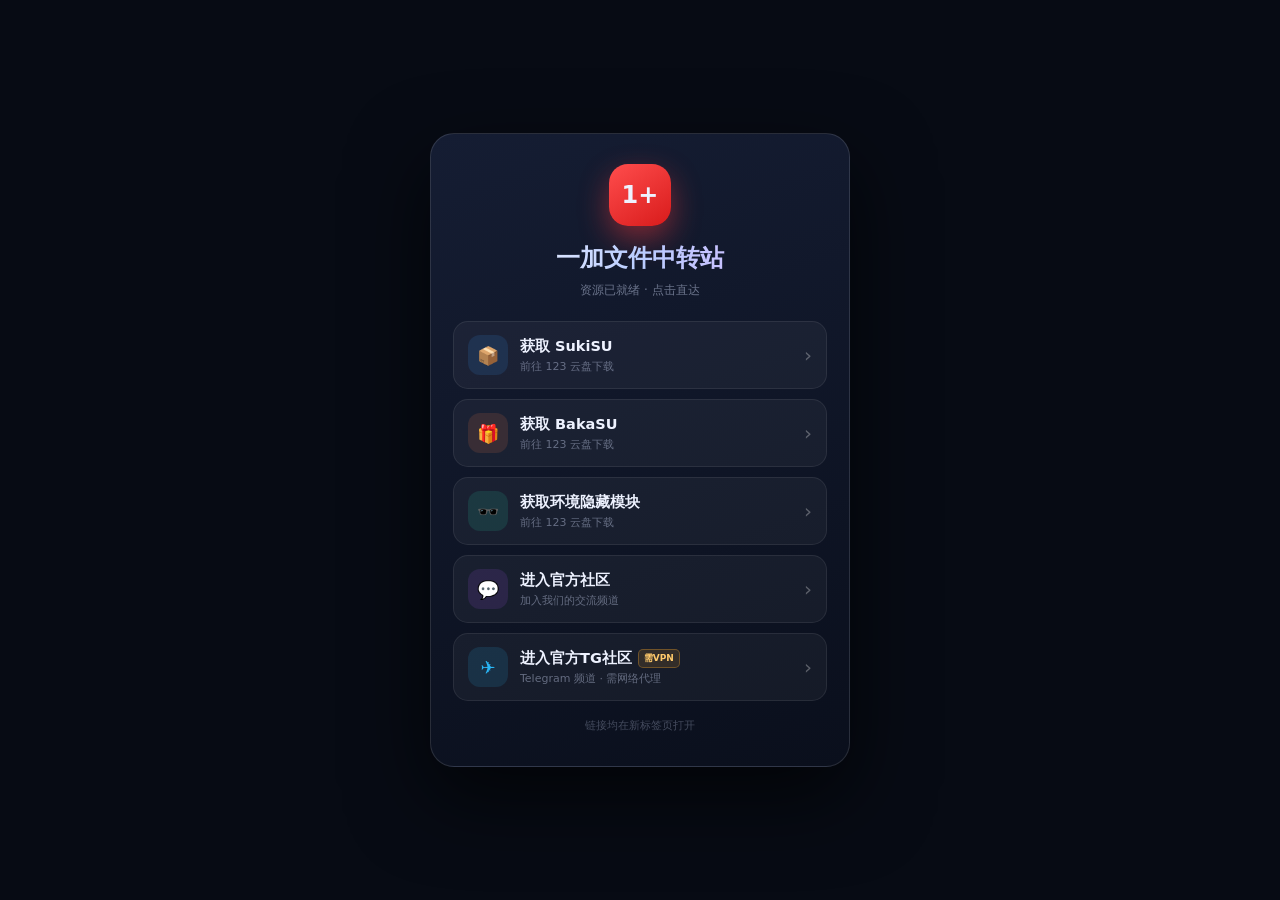
<file: 星空.html>
<!DOCTYPE html>
<html lang="zh-CN">
<head>
<meta charset="UTF-8">
<meta name="viewport" content="width=device-width,initial-scale=1">
<title>一加文件中转站</title>
<style>
*{box-sizing:border-box}
body{margin:0;min-height:100vh;display:grid;place-items:center;padding:24px 16px;background:#070b14;font-family:system-ui,-apple-system,"PingFang SC","Microsoft YaHei",sans-serif;color:#eef2ff}
.card{width:100%;max-width:420px;padding:30px 22px 22px;border-radius:24px;background:linear-gradient(160deg,#151d33,#0a0f1c);border:1px solid rgba(255,255,255,.12);box-shadow:0 30px 80px rgba(0,0,0,.65);text-align:center}
.logo{width:62px;height:62px;margin:0 auto 16px;border-radius:19px;display:grid;place-items:center;font-size:24px;font-weight:900;background:linear-gradient(145deg,#ff4d4d,#d81b1b);box-shadow:0 12px 30px rgba(255,60,60,.45)}
h1{margin:0 0 8px;font-size:24px;background:linear-gradient(90deg,#fff,#b9ccff,#d9b6ff);-webkit-background-clip:text;background-clip:text;color:transparent}
.sub{margin:0 0 22px;font-size:12px;color:rgba(214,226,255,.45)}
.btns{display:flex;flex-direction:column;gap:10px}
.btn{display:flex;align-items:center;gap:12px;padding:13px 14px;border-radius:15px;text-decoration:none;color:#eef2ff;background:rgba(255,255,255,.045);border:1px solid rgba(255,255,255,.08);transition:.25s;text-align:left}
.btn:hover{transform:translateY(-2px);background:rgba(255,255,255,.09);border-color:rgba(255,255,255,.22)}
.icon{width:40px;height:40px;border-radius:12px;display:grid;place-items:center;font-size:18px;flex:0 0 auto;background:rgba(255,255,255,.07)}
.txt{flex:1;min-width:0}
.name{display:flex;align-items:center;gap:6px;font-size:14.5px;font-weight:650}
.desc{display:block;margin-top:3px;font-size:11px;color:rgba(214,226,255,.4)}
.tag{padding:2px 5px;border-radius:5px;font-size:9px;font-weight:700;color:#ffca6b;background:rgba(255,170,40,.12);border:1px solid rgba(255,170,40,.3)}
.arrow{font-size:20px;color:rgba(255,255,255,.3)}
.foot{margin-top:18px;font-size:10.5px;color:rgba(214,226,255,.28)}
.suki .icon{color:#3b9dff;background:rgba(59,157,255,.13)}
.baka .icon{color:#ff7a45;background:rgba(255,122,69,.13)}
.env .icon{color:#2dd4a7;background:rgba(45,212,167,.13)}
.qq .icon{color:#a855f7;background:rgba(168,85,247,.13)}
.tg .icon{color:#29b6f6;background:rgba(41,182,246,.13)}
</style>
</head>
<body>
<main class="card">
<div class="logo">1+</div>
<h1>一加文件中转站</h1>
<p class="sub">资源已就绪 · 点击直达</p>
<div class="btns">
<a class="btn suki" href="https://www.123684.com/s/YXhyVv-kcWsH" target="_blank" rel="noopener noreferrer"><span class="icon">📦</span><span class="txt"><span class="name">获取 SukiSU</span><span class="desc">前往 123 云盘下载</span></span><span class="arrow">›</span></a>
<a class="btn baka" href="https://1816791544.share.123pan.cn/123pan/YXhyVv-ru7KH" target="_blank" rel="noopener noreferrer"><span class="icon">🎁</span><span class="txt"><span class="name">获取 BakaSU</span><span class="desc">前往 123 云盘下载</span></span><span class="arrow">›</span></a>
<a class="btn env" href="https://www.123684.com/s/YXhyVv-4Yx2H" target="_blank" rel="noopener noreferrer"><span class="icon">🕶️</span><span class="txt"><span class="name">获取环境隐藏模块</span><span class="desc">前往 123 云盘下载</span></span><span class="arrow">›</span></a>
<a class="btn qq" href="https://pd.qq.com/s/1yattoxwb?b=9" target="_blank" rel="noopener noreferrer"><span class="icon">💬</span><span class="txt"><span class="name">进入官方社区</span><span class="desc">加入我们的交流频道</span></span><span class="arrow">›</span></a>
<a class="btn tg" href="https://t.me/OnePlusXingQiu" target="_blank" rel="noopener noreferrer"><span class="icon">✈️</span><span class="txt"><span class="name">进入官方TG社区 <span class="tag">需VPN</span></span><span class="desc">Telegram 频道 · 需网络代理</span></span><span class="arrow">›</span></a>
</div>
<p class="foot">链接均在新标签页打开</p>
</main>
</body>
</html>
</file>
<file: common.css>
html, body {
  background-color: #04060a !important; 
  margin: 0; padding: 0; width: 100%; height: 100%;
}
*, *::before, *::after { box-sizing: border-box; }

:root {
  --text: #eef2ff;
  --muted: rgba(214, 226, 255, .7);
}

body {
  min-height: 100dvh;
  display: flex;
  flex-direction: column;
  align-items: safe center;
  justify-content: safe center;
  padding: 15px 12px;
  font-family: "PingFang SC", "HarmonyOS Sans SC", "Microsoft YaHei", system-ui, -apple-system, sans-serif;
  color: var(--text);
  overflow-x: hidden;
  -webkit-font-smoothing: antialiased;
  user-select: none;
  -webkit-tap-highlight-color: transparent;
}

/* ================= 1. 星云与星空 ================= */
.nebula {
  position: fixed;
  top: -10%; left: -10%;
  width: 120vw; height: 120vh;
  background: 
    radial-gradient(ellipse 40% 60% at 30% 50%, rgba(80, 100, 180, 0.1) 0%, transparent 60%),
    radial-gradient(ellipse 50% 70% at 70% 40%, rgba(60, 80, 150, 0.1) 0%, transparent 65%),
    radial-gradient(ellipse 100% 100% at 50% 50%, rgba(10, 15, 40, 1) 0%, #04060a 100%);
  filter: blur(50px) saturate(120%);
  z-index: 0;
  pointer-events: none;
  animation: nebulaPulse 20s ease-in-out infinite alternate;
}
@keyframes nebulaPulse {
  0% { transform: scale(1) rotate(0deg); opacity: 0.8; }
  100% { transform: scale(1.05) rotate(2deg); opacity: 1; }
}

.stars {
  position: fixed; inset: 0; z-index: 1; pointer-events: none;
  background-image: 
    radial-gradient(1.5px 1.5px at 20px 30px, #fff, rgba(0,0,0,0)),
    radial-gradient(1px 1px at 40px 70px, #fff, rgba(0,0,0,0)),
    radial-gradient(2px 2px at 90px 40px, #fff, rgba(0,0,0,0)),
    radial-gradient(1.5px 1.5px at 160px 120px, #fff, rgba(0,0,0,0));
  background-repeat: repeat;
  background-size: 200px 150px;
  animation: twinkle 4s infinite alternate;
}
@keyframes twinkle { 0%, 100% { opacity: .3; } 50% { opacity: 1; } }

/* ================= 2. 左上角螺旋星系 ================= */
.galaxy {
  position: fixed;
  top: -5%; left: -15%;
  width: 300px; height: 300px;
  border-radius: 50%;
  background: radial-gradient(circle at 50% 50%, rgba(255,255,255,0.8) 0%, rgba(180,100,255,0.4) 20%, transparent 60%);
  filter: blur(8px);
  z-index: 1;
  pointer-events: none;
  opacity: 0.4;
  animation: galaxySpin 40s linear infinite;
  transform: scaleY(0.4) rotate(-20deg);
}
.galaxy::before {
  content: '';
  position: absolute;
  inset: -20px;
  border-radius: 50%;
  border: 1px solid rgba(139, 92, 246, 0.3);
  box-shadow: inset 0 0 30px rgba(139, 92, 246, 0.2);
}
@keyframes galaxySpin { to { transform: scaleY(0.4) rotate(340deg); } }

/* ================= 3. 漂浮的星尘与星芒 ================= */
.stardust {
  position: fixed;
  width: 4px; height: 4px;
  background: #fff;
  border-radius: 50%;
  box-shadow: 0 0 10px 2px rgba(255,255,255,0.8);
  z-index: 2;
  pointer-events: none;
  opacity: 0.6;
}
.dust-1 { top: 20%; left: 15%; animation: floatDust 6s infinite alternate ease-in-out; }
.dust-2 { top: 60%; left: 80%; width: 3px; height: 3px; animation: floatDust 8s infinite alternate-reverse ease-in-out; }
.dust-3 { top: 75%; left: 25%; width: 2px; height: 2px; animation: floatDust 5s infinite alternate ease-in-out; }
.dust-4 { top: 35%; left: 85%; animation: floatDust 7s infinite alternate-reverse ease-in-out; }
@keyframes floatDust {
  0% { transform: translate(0, 0); opacity: 0.2; }
  100% { transform: translate(10px, -20px); opacity: 1; }
}

.starburst {
  position: fixed;
  width: 2px; height: 2px;
  background: #fff;
  border-radius: 50%;
  z-index: 2;
  pointer-events: none;
}
.starburst::before, .starburst::after {
  content: '';
  position: absolute;
  background: linear-gradient(to right, transparent, #fff, transparent);
  top: 50%; left: 50%;
  transform: translate(-50%, -50%);
}
.starburst::before { width: 20px; height: 1px; }
.starburst::after { width: 1px; height: 20px; background: linear-gradient(to bottom, transparent, #fff, transparent); }
.star-1 { top: 15%; left: 80%; animation: twinkle 3s infinite; }
.star-2 { top: 80%; left: 15%; animation: twinkle 5s infinite alternate; }

/* ================= 4. 底部极光 ================= */
.aurora {
  position: fixed;
  bottom: -20%; left: -20%;
  width: 140vw; height: 50vh;
  background: radial-gradient(ellipse at 50% 100%, rgba(45, 212, 167, 0.15) 0%, rgba(45, 212, 167, 0.05) 40%, transparent 70%);
  filter: blur(60px);
  z-index: 0;
  pointer-events: none;
  animation: auroraShift 10s infinite alternate;
}
@keyframes auroraShift {
  0% { transform: translateX(-5%) scale(1); opacity: 0.8; }
  100% { transform: translateX(5%) scale(1.1); opacity: 1; }
}

/* ================= 5. 3D 星球容器 ================= */
.planet {
  position: fixed;
  top: 6%;
  right: -80px;
  width: 500px;
  height: 500px;
  background: none;
  box-shadow: none;
  border-radius: 0;
  pointer-events: none;
  z-index: 1;
}
#planet3d { display: block; width: 100%; height: 100%; }

@media (max-width: 480px) {
  .planet {
    width: 420px;
    height: 420px;
    right: -100px;
    top: 4%;
  }
}

.orb { position: fixed; z-index: 1; border-radius: 50%; filter: blur(120px); pointer-events: none; opacity: 0.08; }
.orb-1 { width: 350px; height: 350px; background: #2f6bff; bottom: -150px; left: -150px; }
.orb-2 { width: 350px; height: 350px; background: #8b3bff; top: -150px; left: 20%; }

/* ================= 6. 流星 ================= */
.meteor {
  position: fixed;
  width: 350px; height: 2px;
  background: linear-gradient(to left, rgba(255,255,255,1) 0%, rgba(255,255,255,0.8) 5%, rgba(255,255,255,0) 100%);
  border-radius: 50%; z-index: 5; pointer-events: none; opacity: 0;
  transform-origin: right center; transform: rotate(45deg);
}
.meteor::after {
  content: ''; position: absolute; right: -2px; top: 50%; transform: translateY(-50%);
  width: 4px; height: 4px; background: #fff; border-radius: 50%;
  box-shadow: 0 0 8px 2px rgba(255, 255, 255, 0.9);
}
@keyframes meteorFall {
  0% { transform: translate(0, 0) rotate(135deg); opacity: 0; }
  10% { opacity: 1; } 80% { opacity: 1; }
  100% { transform: translate(-800px, 800px) rotate(135deg); opacity: 0; } 
}

/* ================= 7. 卡片 ================= */
.card {
  position: relative; z-index: 10; width: 100%; max-width: 340px; padding: 1px; border-radius: 26px;
  background: rgba(255, 255, 255, 0.04);
  border: 1px solid rgba(255, 255, 255, 0.15);
  box-shadow: 0 20px 50px -12px rgba(0, 0, 0, 0.8), 0 0 30px rgba(90, 120, 255, 0.1);
  transform: translateZ(0);
}
.card-inner { position: relative; border-radius: 25px; overflow: hidden; background: transparent; }
.shake { animation: shake .4s ease-in-out; }
@keyframes shake { 0%, 100% { transform: translateX(0); } 25% { transform: translateX(-6px); } 75% { transform: translateX(6px); } }
</file>
